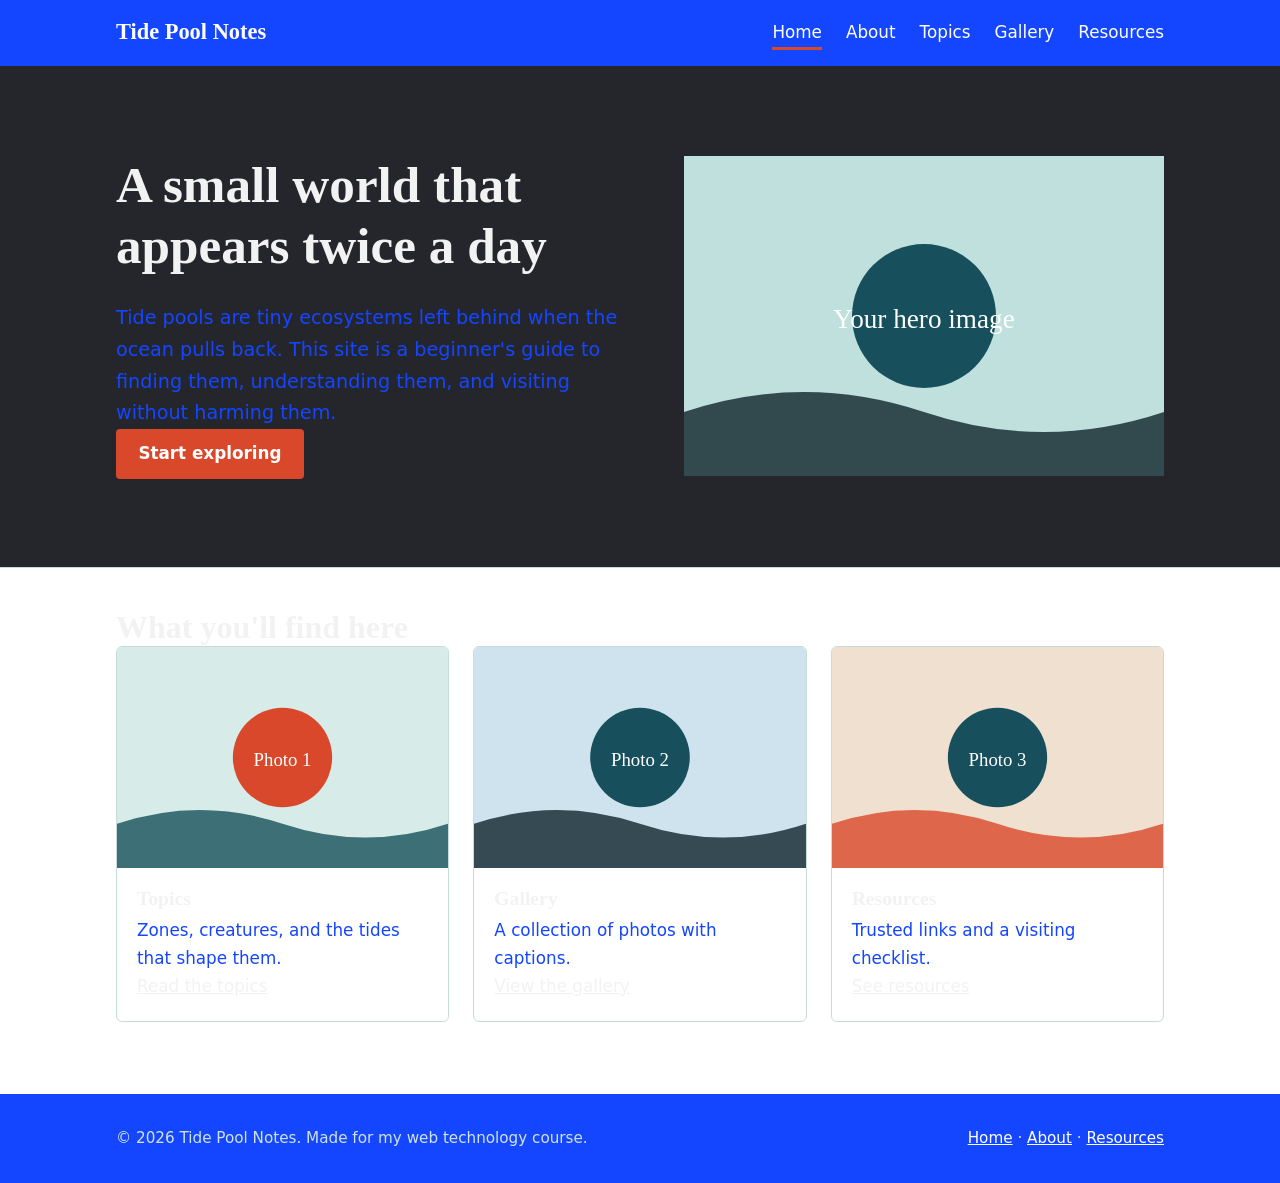
<file: index.html>
<!DOCTYPE html>
<html lang="en">
<head>
<meta charset="UTF-8">
<meta name="viewport" content="width=device-width, initial-scale=1">
<meta name="description" content="Tide Pool Notes: a beginner's guide to life between the tides.">
<title>Tide Pool Notes | Tide Pool Notes</title>
<link rel="stylesheet" href="css/style.css">
</head>
<body>
<header>
  <div class="wrap bar">
    <a class="logo" href="index.html">Tide Pool Notes</a>
    <input type="checkbox" id="menu-toggle" aria-label="Toggle menu">
    <label class="menu-btn" for="menu-toggle">Menu</label>
    <nav aria-label="Main navigation"><ul><li><a href="index.html" aria-current="page">Home</a></li><li><a href="about.html">About</a></li><li><a href="topics.html">Topics</a></li><li><a href="gallery.html">Gallery</a></li><li><a href="resources.html">Resources</a></li></ul></nav>
  </div>
</header>
<main>


<section class="hero"><div class="wrap">
  <div>
    <h1>A small world that appears twice a day</h1>
    <p>Tide pools are tiny ecosystems left behind when the ocean pulls back. This site is a beginner's guide to finding them, understanding them, and visiting without harming them.</p>
    <a class="btn" href="topics.html">Start exploring</a>
  </div>
  <img src="images/hero.svg" alt="Placeholder illustration of a tide pool at low tide" width="600" height="400">
</div></section>
<section><div class="wrap">
  <h2>What you'll find here</h2>
  <div class="grid">
    <article class="card"><img src="images/photo1.svg" alt="Placeholder photo for the Topics page" width="600" height="400"><div class="body"><h3>Topics</h3><p>Zones, creatures, and the tides that shape them.</p><a href="topics.html">Read the topics</a></div></article>
    <article class="card"><img src="images/photo2.svg" alt="Placeholder photo for the Gallery page" width="600" height="400"><div class="body"><h3>Gallery</h3><p>A collection of photos with captions.</p><a href="gallery.html">View the gallery</a></div></article>
    <article class="card"><img src="images/photo3.svg" alt="Placeholder photo for the Resources page" width="600" height="400"><div class="body"><h3>Resources</h3><p>Trusted links and a visiting checklist.</p><a href="resources.html">See resources</a></div></article>
  </div>
</div></section>
</main>
<footer>
  <div class="wrap">
    <p>&copy; 2026 Tide Pool Notes. Made for my web technology course.</p>
    <p><a href="index.html">Home</a> &middot; <a href="about.html">About</a> &middot; <a href="resources.html">Resources</a></p>
  </div>
</footer>
</body>
</html>
</file>
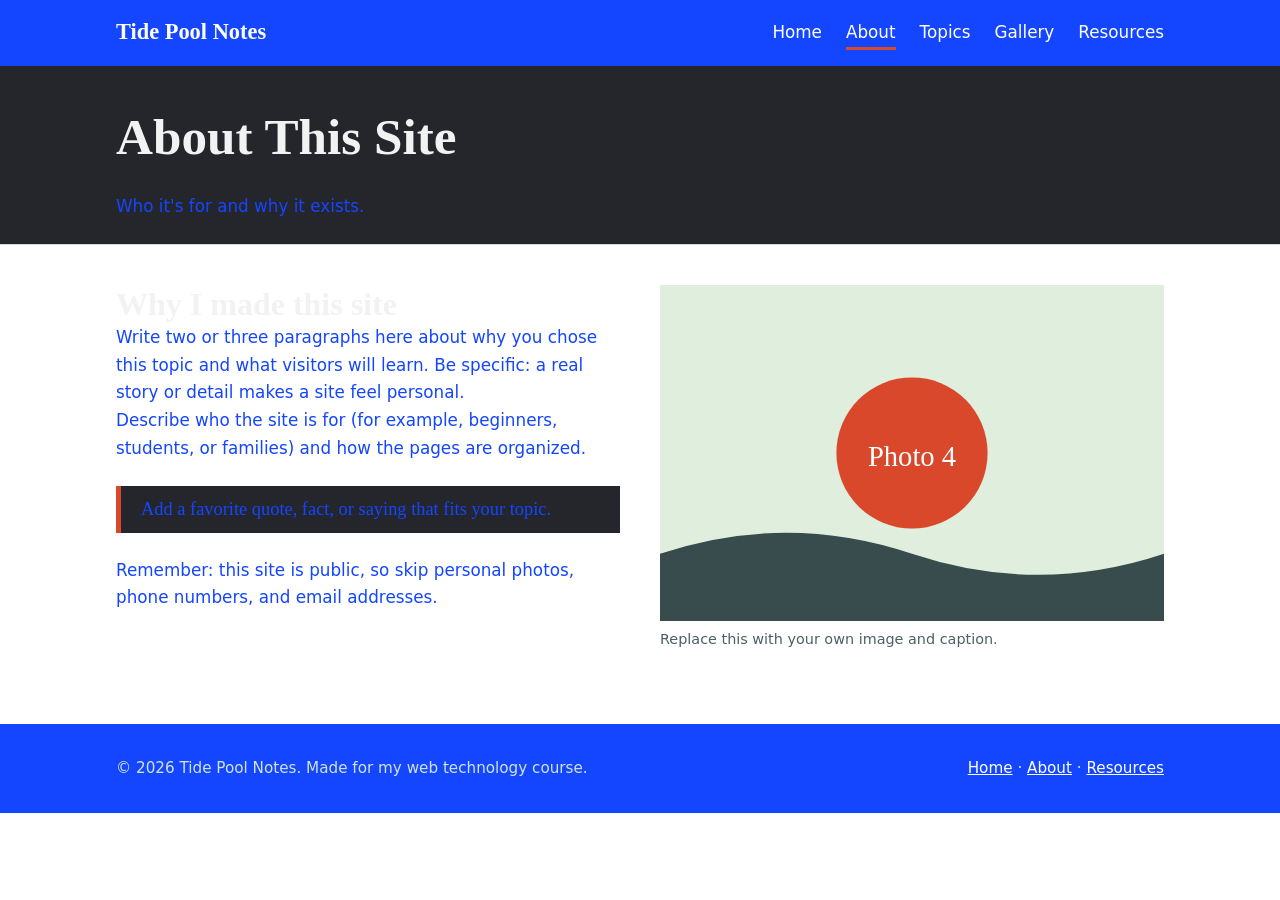
<file: about.html>
<!DOCTYPE html>
<html lang="en">
<head>
<meta charset="UTF-8">
<meta name="viewport" content="width=device-width, initial-scale=1">
<meta name="description" content="Tide Pool Notes: a beginner's guide to life between the tides.">
<title>About This Site | Tide Pool Notes</title>
<link rel="stylesheet" href="css/style.css">
</head>
<body>
<header>
  <div class="wrap bar">
    <a class="logo" href="index.html">Tide Pool Notes</a>
    <input type="checkbox" id="menu-toggle" aria-label="Toggle menu">
    <label class="menu-btn" for="menu-toggle">Menu</label>
    <nav aria-label="Main navigation"><ul><li><a href="index.html">Home</a></li><li><a href="about.html" aria-current="page">About</a></li><li><a href="topics.html">Topics</a></li><li><a href="gallery.html">Gallery</a></li><li><a href="resources.html">Resources</a></li></ul></nav>
  </div>
</header>
<main>
<div class="page-title"><div class="wrap"><h1>About This Site</h1><p>Who it's for and why it exists.</p></div></div>

<section><div class="wrap split">
  <div class="prose">
    <h2>Why I made this site</h2>
    <p>Write two or three paragraphs here about why you chose this topic and what visitors will learn. Be specific: a real story or detail makes a site feel personal.</p>
    <p>Describe who the site is for (for example, beginners, students, or families) and how the pages are organized.</p>
    <blockquote>Add a favorite quote, fact, or saying that fits your topic.</blockquote>
    <p>Remember: this site is public, so skip personal photos, phone numbers, and email addresses.</p>
  </div>
  <figure><img src="images/photo4.svg" alt="Placeholder photo for the About page" width="600" height="400"><figcaption>Replace this with your own image and caption.</figcaption></figure>
</div></section>
</main>
<footer>
  <div class="wrap">
    <p>&copy; 2026 Tide Pool Notes. Made for my web technology course.</p>
    <p><a href="index.html">Home</a> &middot; <a href="about.html">About</a> &middot; <a href="resources.html">Resources</a></p>
  </div>
</footer>
</body>
</html>
</file>
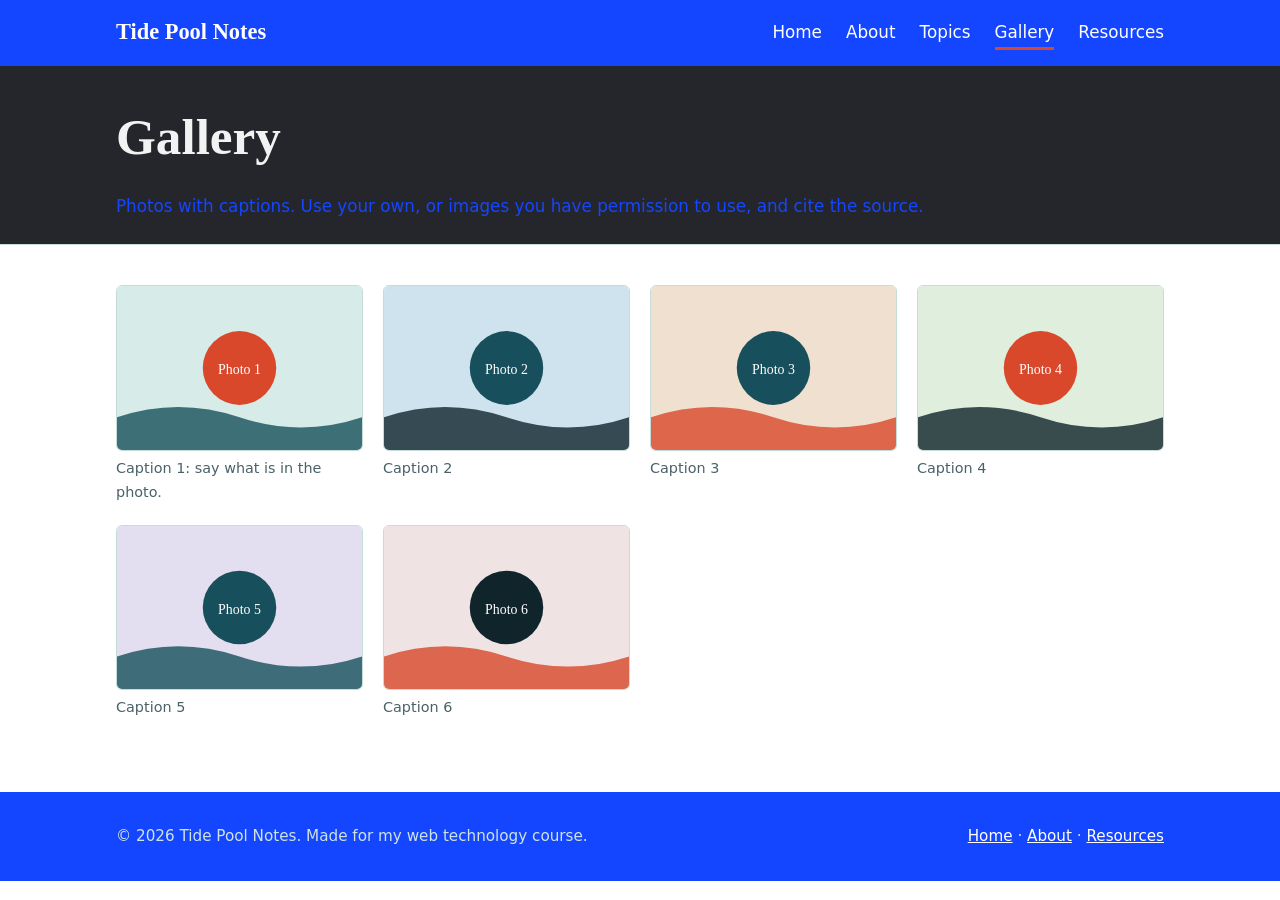
<file: gallery.html>
<!DOCTYPE html>
<html lang="en">
<head>
<meta charset="UTF-8">
<meta name="viewport" content="width=device-width, initial-scale=1">
<meta name="description" content="Tide Pool Notes: a beginner's guide to life between the tides.">
<title>Gallery | Tide Pool Notes</title>
<link rel="stylesheet" href="css/style.css">
</head>
<body>
<header>
  <div class="wrap bar">
    <a class="logo" href="index.html">Tide Pool Notes</a>
    <input type="checkbox" id="menu-toggle" aria-label="Toggle menu">
    <label class="menu-btn" for="menu-toggle">Menu</label>
    <nav aria-label="Main navigation"><ul><li><a href="index.html">Home</a></li><li><a href="about.html">About</a></li><li><a href="topics.html">Topics</a></li><li><a href="gallery.html" aria-current="page">Gallery</a></li><li><a href="resources.html">Resources</a></li></ul></nav>
  </div>
</header>
<main>
<div class="page-title"><div class="wrap"><h1>Gallery</h1><p>Photos with captions. Use your own, or images you have permission to use, and cite the source.</p></div></div>

<section><div class="wrap">
  <div class="gallery">
    <figure><img src="images/photo1.svg" alt="Placeholder photo 1" width="600" height="400"><figcaption>Caption 1: say what is in the photo.</figcaption></figure>
    <figure><img src="images/photo2.svg" alt="Placeholder photo 2" width="600" height="400"><figcaption>Caption 2</figcaption></figure>
    <figure><img src="images/photo3.svg" alt="Placeholder photo 3" width="600" height="400"><figcaption>Caption 3</figcaption></figure>
    <figure><img src="images/photo4.svg" alt="Placeholder photo 4" width="600" height="400"><figcaption>Caption 4</figcaption></figure>
    <figure><img src="images/photo5.svg" alt="Placeholder photo 5" width="600" height="400"><figcaption>Caption 5</figcaption></figure>
    <figure><img src="images/photo6.svg" alt="Placeholder photo 6" width="600" height="400"><figcaption>Caption 6</figcaption></figure>
  </div>
</div></section>
</main>
<footer>
  <div class="wrap">
    <p>&copy; 2026 Tide Pool Notes. Made for my web technology course.</p>
    <p><a href="index.html">Home</a> &middot; <a href="about.html">About</a> &middot; <a href="resources.html">Resources</a></p>
  </div>
</footer>
</body>
</html>
</file>
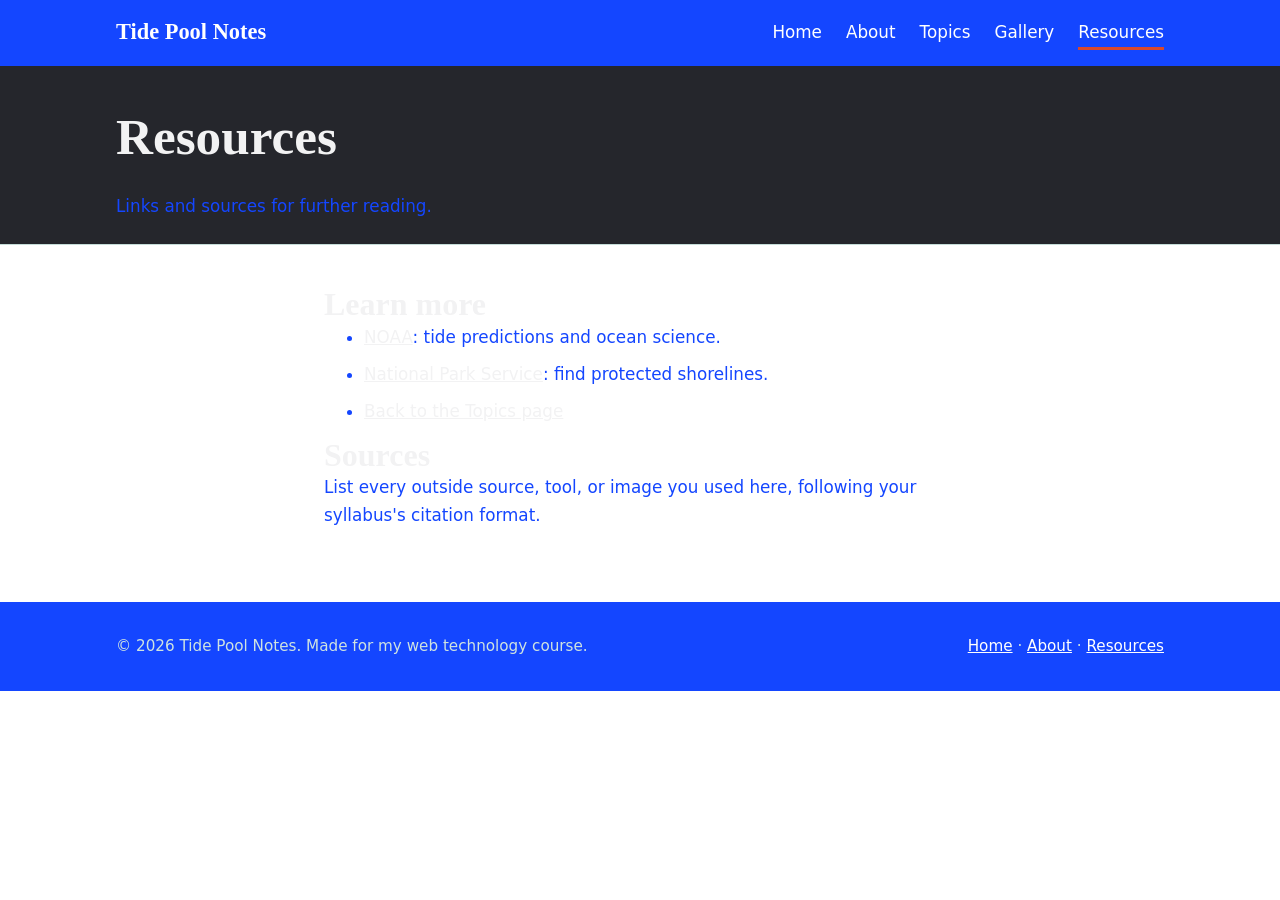
<file: resources.html>
<!DOCTYPE html>
<html lang="en">
<head>
<meta charset="UTF-8">
<meta name="viewport" content="width=device-width, initial-scale=1">
<meta name="description" content="Tide Pool Notes: a beginner's guide to life between the tides.">
<title>Resources | Tide Pool Notes</title>
<link rel="stylesheet" href="css/style.css">
</head>
<body>
<header>
  <div class="wrap bar">
    <a class="logo" href="index.html">Tide Pool Notes</a>
    <input type="checkbox" id="menu-toggle" aria-label="Toggle menu">
    <label class="menu-btn" for="menu-toggle">Menu</label>
    <nav aria-label="Main navigation"><ul><li><a href="index.html">Home</a></li><li><a href="about.html">About</a></li><li><a href="topics.html">Topics</a></li><li><a href="gallery.html">Gallery</a></li><li><a href="resources.html" aria-current="page">Resources</a></li></ul></nav>
  </div>
</header>
<main>
<div class="page-title"><div class="wrap"><h1>Resources</h1><p>Links and sources for further reading.</p></div></div>

<section><div class="wrap prose">
  <h2>Learn more</h2>
  <ul class="links">
    <li><a href="https://www.noaa.gov/" target="_blank" rel="noopener">NOAA</a>: tide predictions and ocean science.</li>
    <li><a href="https://www.nps.gov/" target="_blank" rel="noopener">National Park Service</a>: find protected shorelines.</li>
    <li><a href="topics.html">Back to the Topics page</a></li>
  </ul>
  <h2>Sources</h2>
  <p>List every outside source, tool, or image you used here, following your syllabus's citation format.</p>
</div></section>
</main>
<footer>
  <div class="wrap">
    <p>&copy; 2026 Tide Pool Notes. Made for my web technology course.</p>
    <p><a href="index.html">Home</a> &middot; <a href="about.html">About</a> &middot; <a href="resources.html">Resources</a></p>
  </div>
</footer>
</body>
</html>
</file>
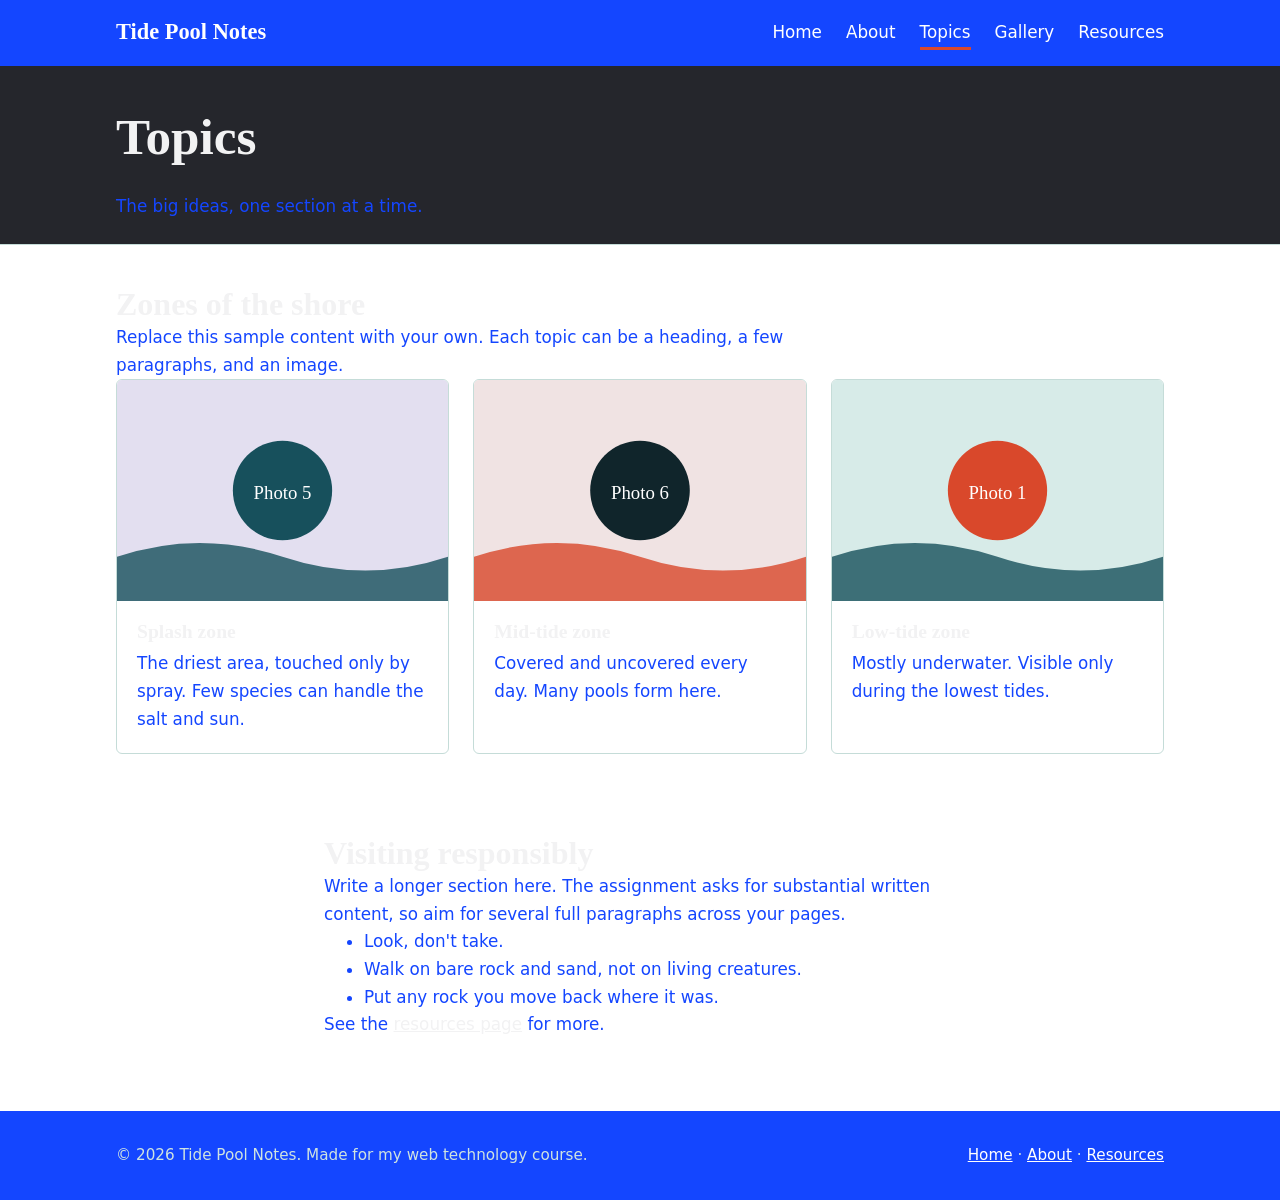
<file: topics.html>
<!DOCTYPE html>
<html lang="en">
<head>
<meta charset="UTF-8">
<meta name="viewport" content="width=device-width, initial-scale=1">
<meta name="description" content="Tide Pool Notes: a beginner's guide to life between the tides.">
<title>Topics | Tide Pool Notes</title>
<link rel="stylesheet" href="css/style.css">
</head>
<body>
<header>
  <div class="wrap bar">
    <a class="logo" href="index.html">Tide Pool Notes</a>
    <input type="checkbox" id="menu-toggle" aria-label="Toggle menu">
    <label class="menu-btn" for="menu-toggle">Menu</label>
    <nav aria-label="Main navigation"><ul><li><a href="index.html">Home</a></li><li><a href="about.html">About</a></li><li><a href="topics.html" aria-current="page">Topics</a></li><li><a href="gallery.html">Gallery</a></li><li><a href="resources.html">Resources</a></li></ul></nav>
  </div>
</header>
<main>
<div class="page-title"><div class="wrap"><h1>Topics</h1><p>The big ideas, one section at a time.</p></div></div>

<section><div class="wrap">
  <h2>Zones of the shore</h2>
  <p class="prose">Replace this sample content with your own. Each topic can be a heading, a few paragraphs, and an image.</p>
  <div class="grid">
    <article class="card"><img src="images/photo5.svg" alt="Placeholder photo for topic one" width="600" height="400"><div class="body"><h3>Splash zone</h3><p>The driest area, touched only by spray. Few species can handle the salt and sun.</p></div></article>
    <article class="card"><img src="images/photo6.svg" alt="Placeholder photo for topic two" width="600" height="400"><div class="body"><h3>Mid-tide zone</h3><p>Covered and uncovered every day. Many pools form here.</p></div></article>
    <article class="card"><img src="images/photo1.svg" alt="Placeholder photo for topic three" width="600" height="400"><div class="body"><h3>Low-tide zone</h3><p>Mostly underwater. Visible only during the lowest tides.</p></div></article>
  </div>
</div></section>
<section><div class="wrap prose">
  <h2>Visiting responsibly</h2>
  <p>Write a longer section here. The assignment asks for substantial written content, so aim for several full paragraphs across your pages.</p>
  <ul><li>Look, don't take.</li><li>Walk on bare rock and sand, not on living creatures.</li><li>Put any rock you move back where it was.</li></ul>
  <p>See the <a href="resources.html">resources page</a> for more.</p>
</div></section>
</main>
<footer>
  <div class="wrap">
    <p>&copy; 2026 Tide Pool Notes. Made for my web technology course.</p>
    <p><a href="index.html">Home</a> &middot; <a href="about.html">About</a> &middot; <a href="resources.html">Resources</a></p>
  </div>
</footer>
</body>
</html>
</file>
<file: css/style.css>
/* CSS Reset */
*, *::before, *::after {
  box-sizing: border-box;
}

* {
  margin: 0;
}

html, body {
  height: 100%;
}

img, picture, video, canvas, svg {
  display: block;
  max-width: 100%;
}

input, button, textarea, select {
  font: inherit;
}

p, h1, h2, h3, h4, h5, h6 {
  overflow-wrap: break-word;
}

:root{
  --ink:#1446FF; --sea:#F2F2F3; --foam:#25262C; --paper:#FFFFFF; --coral:#d9482b; --line:#c5dcd8;
  --serif:Georgia,"Times New Roman",serif;
  --sans:system-ui,-apple-system,"Segoe UI",Roboto,Arial,sans-serif;
}

*{box-sizing:border-box}
body {
  margin:0;font-family:var(--sans);
  color:var(--ink);background:var(--paper);
  line-height:1.65;font-size:1.05rem
}
img {
  max-width:100%;
  height:auto;
  display:block
}
a {
  color:var(--sea)
}
a:hover{
  color:var(--coral)
}
:focus-visible{
  outline:3px solid var(--coral);
  outline-offset:2px
}
h1,h2,h3 {
  font-family:var(--serif);
  line-height:1.2;
  color:var(--sea)
}
h1 {
  font-size:clamp(2rem,5vw,3.2rem);
  margin:0 0 .5em
}
h2{
  font-size:clamp(1.5rem,3vw,2rem)
}
.wrap{
  max-width:68rem;margin:0 auto;padding:0 1.25rem
}
.prose{
  max-width:42rem
}

/* ----- Header & navigation (menu collapses on small screens, no JavaScript needed) ----- */
header{
  background:var(--ink);
  color:#fff
}
.bar{
  display:flex;
  align-items:center;
  justify-content:space-between;
  flex-wrap:wrap;
  padding:.9rem 1.25rem
}
.logo{
  font-family:var(--serif);
  font-size:1.4rem;color:#fff;
  text-decoration:none;font-weight:bold
}
.menu-btn{
  display:none;
  color:#fff;
  border:1px solid #fff;
  padding:.3rem .8rem;
  border-radius:4px;
  cursor:pointer
}
#menu-toggle{
  position:absolute;opacity:0
}
#menu-toggle:focus-visible + .menu-btn{outline:3px solid var(--coral)}
nav ul{
  list-style:none;
  margin:0;
  padding:0;
  display:flex;
  gap:1.5rem
}
nav a{
  color:#fff;
  text-decoration:none;
  padding:.3rem 0;
  border-bottom:3px solid transparent
}
nav a:hover,nav a[aria-current="page"]{border-bottom-color:var(--coral);color:#fff}

/* ----- Hero ----- */
.hero{
  background:var(--foam);
  border-bottom:1px solid var(--line)
}
.hero .wrap{
  display:grid;
  grid-template-columns:1.1fr 1fr;
  gap:2.5rem;
  align-items:center;
  padding-top:3rem;
  padding-bottom:3rem
}
.hero p{
  font-size:1.2rem
}
.btn{
  display:inline-block;
  background:var(--coral);
  color:#fff;
  padding:.7rem 1.4rem;
  border-radius:4px;
  text-decoration:none;
  font-weight:600
}
.btn:hover{background:var(--ink);color:#fff}

/* ----- Sections & cards ----- */
main section{
  padding:2.5rem 0
}

.page-title{
  background:var(--foam);
  border-bottom:1px solid var(--line);
  padding:2.5rem 0 1.5rem
}
.grid{
  display:grid;
  grid-template-columns:repeat(3,1fr);
  gap:1.5rem
}
.card{
  background:#fff;
  border:1px solid var(--line);
  border-radius:6px;
  overflow:hidden
}
.card .body{
  padding:1rem 1.25rem 1.25rem
}
.card h3{
  margin:.2rem 0 .4rem
}
.split{
  display:grid;
  grid-template-columns:1fr 1fr;
  gap:2.5rem;
  align-items:start
}
figure{
  margin:0
}
figcaption{
  font-size:.9rem;
  color:#4a6168;
  padding-top:.4rem
}
.gallery{
  display:grid;
  grid-template-columns:repeat(auto-fill,minmax(15rem,1fr));
  gap:1.25rem
}
.gallery img{
  border-radius:6px;
  border:1px solid var(--line);
  width:100%
}
blockquote{
  margin:1.5rem 0;
  padding:.5rem 1.25rem;
  border-left:5px solid var(--coral);
  background:var(--foam);
  font-family:var(--serif);
  font-size:1.15rem
}
ul.links li{
  margin-bottom:.6rem
}

/* ----- Footer ----- */
footer{
  background:var(--ink);
  color:#cfe3e0;
  padding:2rem 0;
  margin-top:2rem;
  font-size:.95rem
}
footer a{
  color:#fff
}
footer .wrap{
  display:flex;
  justify-content:space-between;
  flex-wrap:wrap;
  gap:1rem
}

/* ----- Tablet ----- */
@media (max-width:56rem){
  .grid{grid-template-columns:repeat(2,1fr)}
  .hero .wrap,.split{grid-template-columns:1fr}
}
/* ----- Mobile ----- */
@media (max-width:40rem){
  .menu-btn{display:block}
  nav{width:100%;display:none}
  #menu-toggle:checked ~ nav{display:block}
  nav ul{flex-direction:column;gap:.4rem;padding:.8rem 0}
  .grid{grid-template-columns:1fr}
}
</file>
